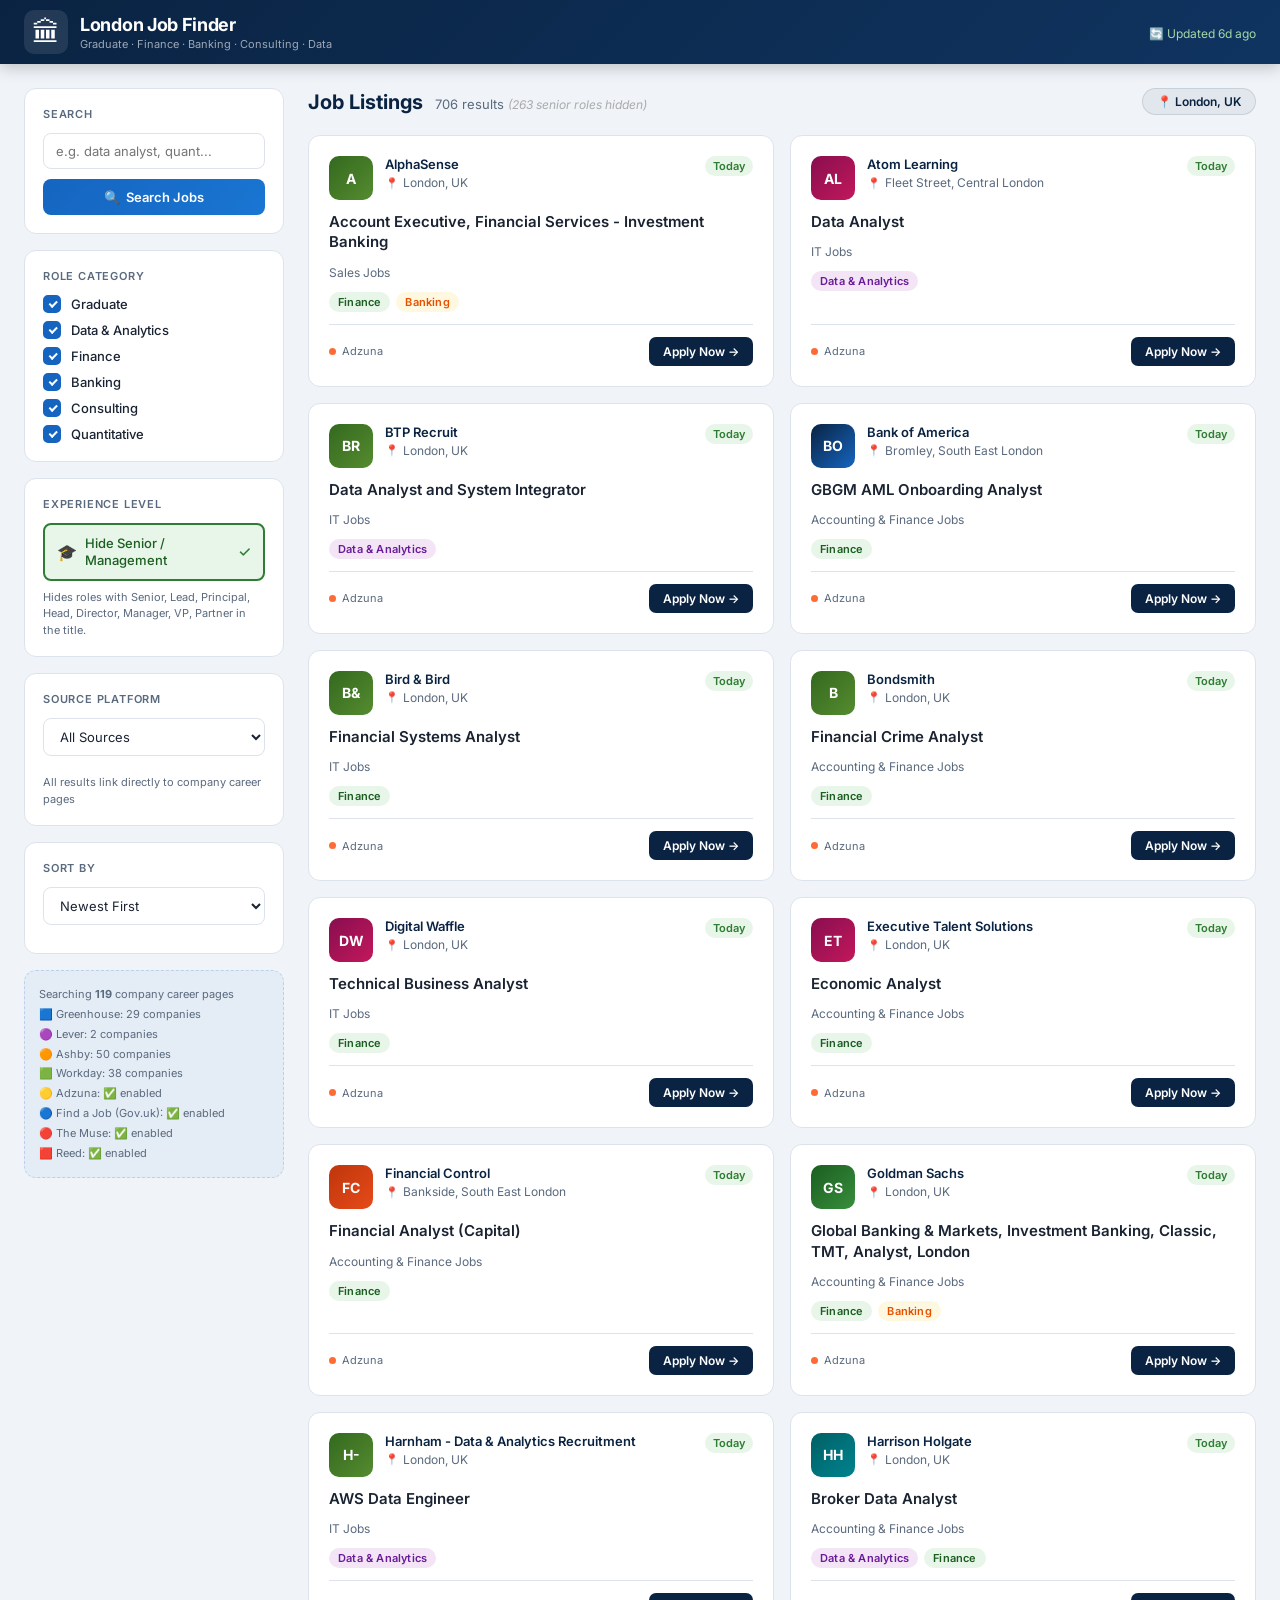
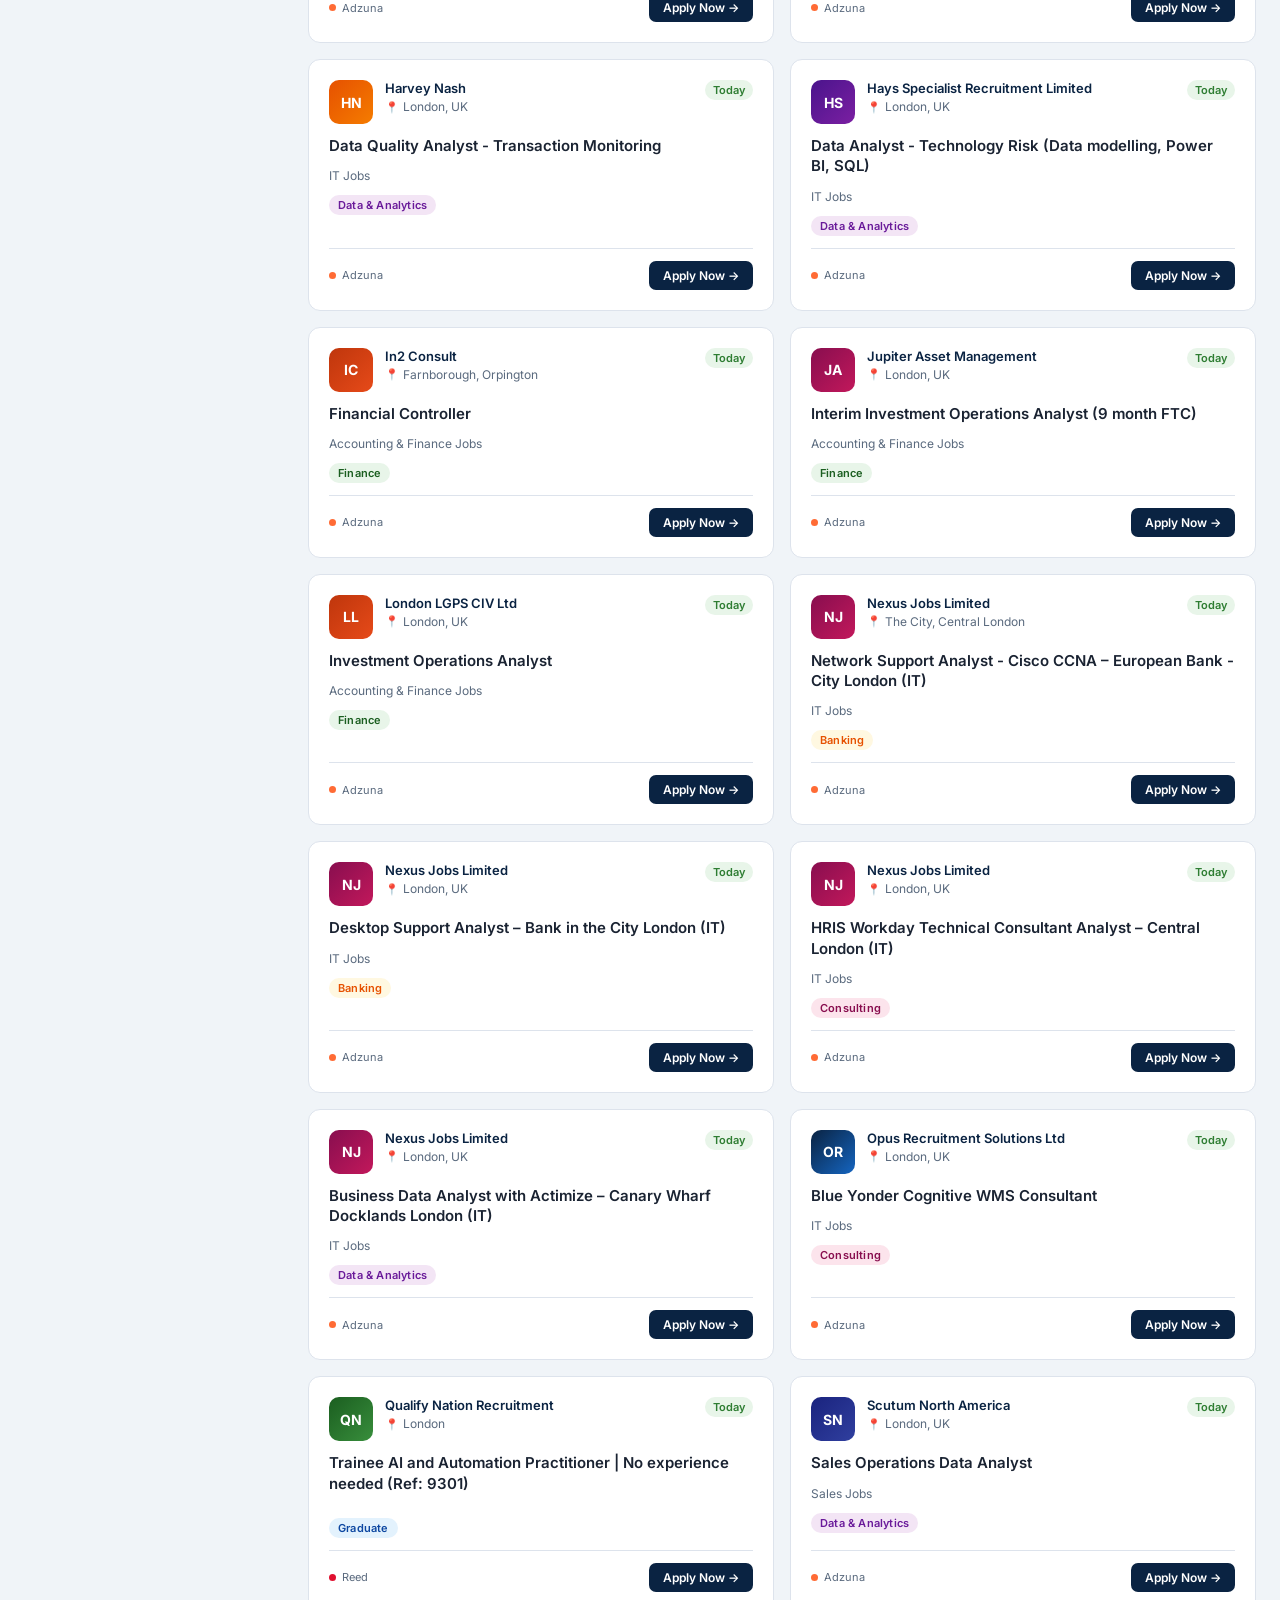
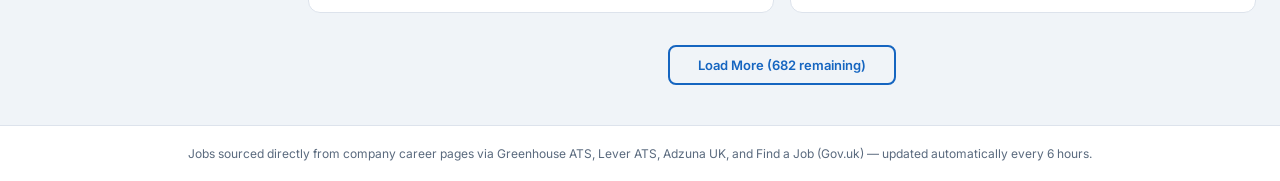
<file: docs/index.html>
<!DOCTYPE html>
<html lang="en">
<head>
  <meta charset="UTF-8" />
  <meta name="viewport" content="width=device-width, initial-scale=1.0" />
  <title>London Graduate Job Finder</title>
  <link rel="stylesheet" href="static/css/style.css" />
  <link rel="preconnect" href="https://fonts.googleapis.com" />
  <link rel="preconnect" href="https://fonts.gstatic.com" crossorigin />
  <link href="https://fonts.googleapis.com/css2?family=Inter:wght@300;400;500;600;700&display=swap" rel="stylesheet" />
</head>
<body>

<!-- ── Header ── -->
<header class="site-header">
  <div class="header-inner">
    <div class="logo">
      <div class="logo-icon">&#x1F3DB;</div>
      <div>
        <div class="logo-title">London Job Finder</div>
        <div class="logo-sub">Graduate · Finance · Banking · Consulting · Data</div>
      </div>
    </div>
    <div class="header-right">
      <span class="adzuna-active" id="last-updated-badge"></span>
    </div>
  </div>
</header>

<!-- ── Main Layout ── -->
<div class="app-layout">

  <!-- Sidebar -->
  <aside class="sidebar">
    <div class="sidebar-section">
      <h3>Search</h3>
      <input
        id="keyword-input"
        type="text"
        class="search-input"
        placeholder="e.g. data analyst, quant..."
      />
      <button id="search-btn" class="btn-primary">
        <span class="btn-icon">&#x1F50D;</span> Search Jobs
      </button>
    </div>

    <div class="sidebar-section">
      <h3>Role Category</h3>
      <div class="checkbox-group">
        <label class="checkbox-label">
          <input type="checkbox" class="tag-filter" value="Graduate" checked />
          <span class="checkmark"></span> Graduate
        </label>
        <label class="checkbox-label">
          <input type="checkbox" class="tag-filter" value="Data & Analytics" checked />
          <span class="checkmark"></span> Data &amp; Analytics
        </label>
        <label class="checkbox-label">
          <input type="checkbox" class="tag-filter" value="Finance" checked />
          <span class="checkmark"></span> Finance
        </label>
        <label class="checkbox-label">
          <input type="checkbox" class="tag-filter" value="Banking" checked />
          <span class="checkmark"></span> Banking
        </label>
        <label class="checkbox-label">
          <input type="checkbox" class="tag-filter" value="Consulting" checked />
          <span class="checkmark"></span> Consulting
        </label>
        <label class="checkbox-label">
          <input type="checkbox" class="tag-filter" value="Quantitative" checked />
          <span class="checkmark"></span> Quantitative
        </label>
      </div>
    </div>

    <div class="sidebar-section">
      <h3>Experience Level</h3>
      <button id="hide-senior-btn" class="btn-level active" aria-pressed="true">
        <span class="level-icon">&#x1F393;</span>
        <span class="level-label">Hide Senior / Management</span>
        <span class="level-tick">&#x2713;</span>
      </button>
      <p class="source-note">Hides roles with Senior, Lead, Principal, Head, Director, Manager, VP, Partner in the title.</p>
    </div>

    <div class="sidebar-section">
      <h3>Source Platform</h3>
      <select id="source-filter" class="select-input">
        <option value="">All Sources</option>
        <option value="Greenhouse">Greenhouse ATS</option>
        <option value="Lever">Lever ATS</option>
        <option value="Ashby">Ashby ATS</option>
        <option value="Workday">Workday (Banks &amp; Big 4)</option>
        <option value="Adzuna">Adzuna</option>
        <option value="FindAJob">Find a Job (Gov.uk)</option>
        <option value="TheMuse">The Muse</option>
        <option value="Reed">Reed.co.uk</option>
      </select>
      <p class="source-note">All results link directly to company career pages</p>
    </div>

    <div class="sidebar-section">
      <h3>Sort By</h3>
      <select id="sort-filter" class="select-input">
        <option value="newest">Newest First</option>
        <option value="company">Company A–Z</option>
        <option value="title">Job Title A–Z</option>
      </select>
    </div>

    <div class="sidebar-meta">
      <div id="source-stats" class="source-stats"></div>
    </div>
  </aside>

  <!-- Results -->
  <main class="results-area">
    <div class="results-header">
      <div class="results-title">
        <h2>Job Listings</h2>
        <span id="result-count" class="result-count"></span>
      </div>
      <div class="location-badge">&#x1F4CD; London, UK</div>
    </div>

    <div id="loading" class="loading-state hidden">
      <div class="spinner"></div>
      <p>Loading job listings&hellip;</p>
      <p class="loading-sub">Fetching the latest graduate roles in London</p>
    </div>

    <div id="empty-state" class="empty-state hidden">
      <div class="empty-icon">&#x1F50D;</div>
      <h3>No jobs found</h3>
      <p>Try adjusting your filters or keywords, or click Search Jobs to load all roles.</p>
    </div>

    <div id="error-banner" class="error-banner hidden"></div>

    <div id="job-grid" class="job-grid"></div>

    <div id="load-more-wrap" class="load-more-wrap hidden">
      <button id="load-more-btn" class="btn-secondary">Load More</button>
    </div>
  </main>
</div>

<!-- Job Card Template -->
<template id="job-card-template">
  <article class="job-card">
    <div class="card-header">
      <div class="company-avatar" data-initials=""></div>
      <div class="card-meta">
        <div class="company-name"></div>
        <div class="job-location">
          <span class="meta-icon">&#x1F4CD;</span>
          <span class="location-text"></span>
        </div>
      </div>
      <div class="days-badge"></div>
    </div>

    <h3 class="job-title"></h3>

    <div class="department-line"></div>

    <div class="card-tags"></div>

    <div class="card-footer">
      <div class="source-info">
        <span class="source-dot"></span>
        <span class="source-text"></span>
      </div>
      <a class="apply-btn" href="#" target="_blank" rel="noopener">
        Apply Now &#x2192;
      </a>
    </div>
  </article>
</template>

<footer class="site-footer">
  <p>Jobs sourced directly from company career pages via Greenhouse ATS, Lever ATS, Adzuna UK, and Find a Job (Gov.uk) &mdash; updated automatically every 6 hours.</p>
</footer>

<script src="static/js/app.js?v=2"></script>
</body>
</html>
</file>
<file: docs/static/css/style.css>
/* ── Reset & Base ── */
*, *::before, *::after { box-sizing: border-box; margin: 0; padding: 0; }

:root {
  --navy:      #0a2342;
  --navy-mid:  #0f3460;
  --blue:      #1565c0;
  --blue-lt:   #1976d2;
  --accent:    #00b4d8;
  --green:     #2e7d32;
  --amber:     #e65100;
  --bg:        #f0f4f8;
  --card-bg:   #ffffff;
  --border:    #dde3ec;
  --text:      #1a2332;
  --text-mute: #5a6a7e;
  --radius:    12px;
  --shadow:    0 2px 12px rgba(10,35,66,.08);
  --shadow-hv: 0 6px 24px rgba(10,35,66,.14);
  --transition: .18s ease;
}

body {
  font-family: 'Inter', system-ui, sans-serif;
  background: var(--bg);
  color: var(--text);
  min-height: 100vh;
  display: flex;
  flex-direction: column;
  font-size: 14px;
}

/* ── Header ── */
.site-header {
  background: linear-gradient(135deg, var(--navy) 0%, var(--navy-mid) 100%);
  color: #fff;
  padding: 0 24px;
  height: 64px;
  display: flex;
  align-items: center;
  position: sticky;
  top: 0;
  z-index: 100;
  box-shadow: 0 2px 16px rgba(0,0,0,.25);
}

.header-inner {
  width: 100%;
  max-width: 1440px;
  margin: 0 auto;
  display: flex;
  align-items: center;
  justify-content: space-between;
}

.logo { display: flex; align-items: center; gap: 12px; }

.logo-icon {
  font-size: 28px;
  background: rgba(255,255,255,.1);
  border-radius: 10px;
  width: 44px; height: 44px;
  display: grid; place-items: center;
}

.logo-title { font-size: 18px; font-weight: 700; letter-spacing: -.3px; }
.logo-sub   { font-size: 11px; color: rgba(255,255,255,.6); margin-top: 2px; }

.adzuna-tip {
  font-size: 12px; color: rgba(255,255,255,.75);
  background: rgba(255,255,255,.1);
  border: 1px solid rgba(255,255,255,.2);
  border-radius: 20px; padding: 6px 14px;
  text-decoration: none; transition: var(--transition);
}
.adzuna-tip:hover { background: rgba(255,255,255,.2); color: #fff; }
.adzuna-active { font-size: 12px; color: #a5d6a7; }

/* ── Layout ── */
.app-layout {
  display: flex;
  flex: 1;
  max-width: 1440px;
  margin: 0 auto;
  width: 100%;
  padding: 24px 24px 0;
  gap: 24px;
}

/* ── Sidebar ── */
.sidebar {
  width: 260px;
  flex-shrink: 0;
  display: flex;
  flex-direction: column;
  gap: 4px;
}

.sidebar-section {
  background: var(--card-bg);
  border: 1px solid var(--border);
  border-radius: var(--radius);
  padding: 18px;
  margin-bottom: 12px;
}

.sidebar-section h3 {
  font-size: 11px;
  font-weight: 600;
  text-transform: uppercase;
  letter-spacing: .8px;
  color: var(--text-mute);
  margin-bottom: 12px;
}

.search-input, .select-input {
  width: 100%;
  padding: 9px 12px;
  border: 1.5px solid var(--border);
  border-radius: 8px;
  font-size: 13px;
  font-family: inherit;
  color: var(--text);
  background: #fff;
  transition: border-color var(--transition);
  margin-bottom: 10px;
}
.search-input:focus, .select-input:focus {
  outline: none;
  border-color: var(--blue-lt);
  box-shadow: 0 0 0 3px rgba(21,101,192,.1);
}

.btn-primary {
  width: 100%;
  padding: 10px;
  background: linear-gradient(135deg, var(--blue) 0%, var(--blue-lt) 100%);
  color: #fff;
  border: none;
  border-radius: 8px;
  font-size: 13px;
  font-weight: 600;
  font-family: inherit;
  cursor: pointer;
  transition: var(--transition);
  display: flex;
  align-items: center;
  justify-content: center;
  gap: 6px;
}
.btn-primary:hover { opacity: .9; transform: translateY(-1px); }
.btn-primary:active { transform: none; }

.btn-secondary {
  padding: 10px 28px;
  background: transparent;
  color: var(--blue);
  border: 2px solid var(--blue);
  border-radius: 8px;
  font-size: 13px;
  font-weight: 600;
  font-family: inherit;
  cursor: pointer;
  transition: var(--transition);
}
.btn-secondary:hover { background: var(--blue); color: #fff; }

/* Checkboxes */
.checkbox-group { display: flex; flex-direction: column; gap: 8px; }

.checkbox-label {
  display: flex;
  align-items: center;
  gap: 10px;
  cursor: pointer;
  font-size: 13px;
  font-weight: 500;
  color: var(--text);
  user-select: none;
}

.checkbox-label input[type="checkbox"] { display: none; }

.checkmark {
  width: 18px; height: 18px;
  border: 2px solid var(--border);
  border-radius: 5px;
  background: #fff;
  display: grid; place-items: center;
  flex-shrink: 0;
  transition: var(--transition);
}

.checkbox-label input:checked ~ .checkmark {
  background: var(--blue);
  border-color: var(--blue);
}
.checkbox-label input:checked ~ .checkmark::after {
  content: '';
  width: 5px; height: 8px;
  border: 2px solid #fff;
  border-top: none; border-left: none;
  transform: rotate(45deg) translateY(-1px);
  display: block;
}

/* ── Experience level toggle ── */
.btn-level {
  width: 100%;
  display: flex;
  align-items: center;
  gap: 8px;
  padding: 10px 12px;
  border-radius: 8px;
  border: 2px solid var(--border);
  background: #fff;
  color: var(--text-mute);
  font-size: 13px;
  font-weight: 500;
  font-family: inherit;
  cursor: pointer;
  transition: var(--transition);
  text-align: left;
}

.btn-level .level-tick {
  margin-left: auto;
  font-size: 15px;
  opacity: 0;
  color: var(--green);
  transition: opacity var(--transition);
}

.btn-level.active {
  border-color: #2e7d32;
  background: #e8f5e9;
  color: #1b5e20;
}

.btn-level.active .level-tick {
  opacity: 1;
}

.btn-level:hover:not(.active) {
  border-color: #a5d6a7;
  background: #f1f8e9;
  color: #2e7d32;
}

.btn-level .level-icon { font-size: 16px; flex-shrink: 0; }
.btn-level .level-label { flex: 1; line-height: 1.3; }

/* Senior badge shown on filtered-out card previews (not used — just kept for extension) */
.badge-senior {
  font-size: 10px;
  background: #fce4ec;
  color: #880e4f;
  padding: 2px 7px;
  border-radius: 20px;
  font-weight: 600;
}

.source-note {
  font-size: 11px;
  color: var(--text-mute);
  margin-top: 8px;
  line-height: 1.5;
}

.source-stats {
  font-size: 11px;
  color: var(--text-mute);
  line-height: 1.8;
}

.sidebar-meta {
  padding: 14px;
  background: rgba(21,101,192,.05);
  border: 1px dashed rgba(21,101,192,.2);
  border-radius: var(--radius);
}

/* ── Results Area ── */
.results-area { flex: 1; min-width: 0; padding-bottom: 40px; }

.results-header {
  display: flex;
  align-items: center;
  justify-content: space-between;
  margin-bottom: 20px;
}

.results-title { display: flex; align-items: baseline; gap: 12px; }
.results-title h2 { font-size: 20px; font-weight: 700; color: var(--navy); }

.result-count {
  font-size: 13px;
  color: var(--text-mute);
  font-weight: 400;
}
.count-muted {
  font-size: 12px;
  color: #aaa;
  font-style: italic;
}

.location-badge {
  display: flex; align-items: center; gap: 6px;
  background: rgba(10,35,66,.06);
  border: 1px solid rgba(10,35,66,.12);
  border-radius: 20px;
  padding: 5px 14px;
  font-size: 12px;
  font-weight: 600;
  color: var(--navy);
}

/* ── Job Grid ── */
.job-grid {
  display: grid;
  grid-template-columns: repeat(auto-fill, minmax(320px, 1fr));
  gap: 16px;
}

/* ── Job Card ── */
.job-card {
  background: var(--card-bg);
  border: 1px solid var(--border);
  border-radius: var(--radius);
  padding: 20px;
  display: flex;
  flex-direction: column;
  gap: 12px;
  transition: box-shadow var(--transition), transform var(--transition), border-color var(--transition);
  cursor: default;
}
.job-card:hover {
  box-shadow: var(--shadow-hv);
  transform: translateY(-2px);
  border-color: rgba(21,101,192,.25);
}

.card-header {
  display: flex;
  align-items: flex-start;
  gap: 12px;
}

.company-avatar {
  width: 44px; height: 44px;
  border-radius: 10px;
  background: linear-gradient(135deg, var(--navy) 0%, var(--blue-lt) 100%);
  color: #fff;
  font-size: 14px;
  font-weight: 700;
  display: grid; place-items: center;
  flex-shrink: 0;
  letter-spacing: 0;
}

.card-meta { flex: 1; min-width: 0; }

.company-name {
  font-size: 13px;
  font-weight: 600;
  color: var(--navy);
  white-space: nowrap;
  overflow: hidden;
  text-overflow: ellipsis;
}

.job-location {
  display: flex; align-items: center; gap: 4px;
  font-size: 12px;
  color: var(--text-mute);
  margin-top: 3px;
}

.meta-icon { font-size: 11px; }

.days-badge {
  font-size: 11px;
  font-weight: 600;
  padding: 3px 8px;
  border-radius: 20px;
  white-space: nowrap;
  flex-shrink: 0;
}
.days-badge.fresh  { background: #e8f5e9; color: var(--green); }
.days-badge.recent { background: #fff3e0; color: var(--amber); }
.days-badge.older  { background: #f5f5f5; color: var(--text-mute); }

.job-title {
  font-size: 15px;
  font-weight: 600;
  color: var(--text);
  line-height: 1.35;
}

.department-line {
  font-size: 12px;
  color: var(--text-mute);
  font-weight: 400;
}

/* Tags */
.card-tags { display: flex; flex-wrap: wrap; gap: 6px; }

.tag {
  font-size: 11px;
  font-weight: 600;
  padding: 3px 9px;
  border-radius: 20px;
  letter-spacing: .2px;
}
.tag-graduate   { background: #e3f2fd; color: #0d47a1; }
.tag-data       { background: #f3e5f5; color: #6a1b9a; }
.tag-finance    { background: #e8f5e9; color: #1b5e20; }
.tag-banking    { background: #fff8e1; color: #e65100; }
.tag-consulting { background: #fce4ec; color: #880e4f; }
.tag-quant      { background: #e0f7fa; color: #006064; }
.tag-default    { background: #f5f5f5; color: var(--text-mute); }

/* Card Footer */
.card-footer {
  display: flex;
  align-items: center;
  justify-content: space-between;
  padding-top: 12px;
  border-top: 1px solid var(--border);
  margin-top: auto;
}

.source-info { display: flex; align-items: center; gap: 6px; }

.source-dot {
  width: 7px; height: 7px;
  border-radius: 50%;
  background: var(--accent);
}

.source-text { font-size: 11px; color: var(--text-mute); }

.apply-btn {
  display: inline-flex;
  align-items: center;
  gap: 4px;
  padding: 7px 14px;
  background: var(--navy);
  color: #fff;
  border-radius: 7px;
  font-size: 12px;
  font-weight: 600;
  text-decoration: none;
  transition: var(--transition);
  white-space: nowrap;
}
.apply-btn:hover {
  background: var(--blue);
  transform: translateX(2px);
}

/* ── States ── */
.hidden { display: none !important; }

.loading-state {
  display: flex;
  flex-direction: column;
  align-items: center;
  justify-content: center;
  padding: 80px 20px;
  gap: 16px;
  color: var(--text-mute);
}

.loading-sub { font-size: 12px; color: var(--text-mute); }

.spinner {
  width: 44px; height: 44px;
  border: 3px solid var(--border);
  border-top-color: var(--blue);
  border-radius: 50%;
  animation: spin .8s linear infinite;
}
@keyframes spin { to { transform: rotate(360deg); } }

.empty-state {
  display: flex;
  flex-direction: column;
  align-items: center;
  padding: 80px 20px;
  gap: 12px;
  color: var(--text-mute);
  text-align: center;
}
.empty-icon { font-size: 48px; }
.empty-state h3 { font-size: 18px; color: var(--text); }

.error-banner {
  background: #fff3e0;
  border: 1px solid #ffcc02;
  border-radius: 8px;
  padding: 12px 16px;
  font-size: 12px;
  color: #bf360c;
  margin-bottom: 16px;
}

.load-more-wrap {
  display: flex;
  justify-content: center;
  margin-top: 32px;
}

/* ── Footer ── */
.site-footer {
  margin-top: auto;
  padding: 20px 24px;
  text-align: center;
  font-size: 12px;
  color: var(--text-mute);
  border-top: 1px solid var(--border);
  background: var(--card-bg);
}

/* ── Responsive ── */
@media (max-width: 900px) {
  .app-layout { flex-direction: column; padding: 16px; }
  .sidebar { width: 100%; }
  .job-grid { grid-template-columns: 1fr; }
}
</file>
